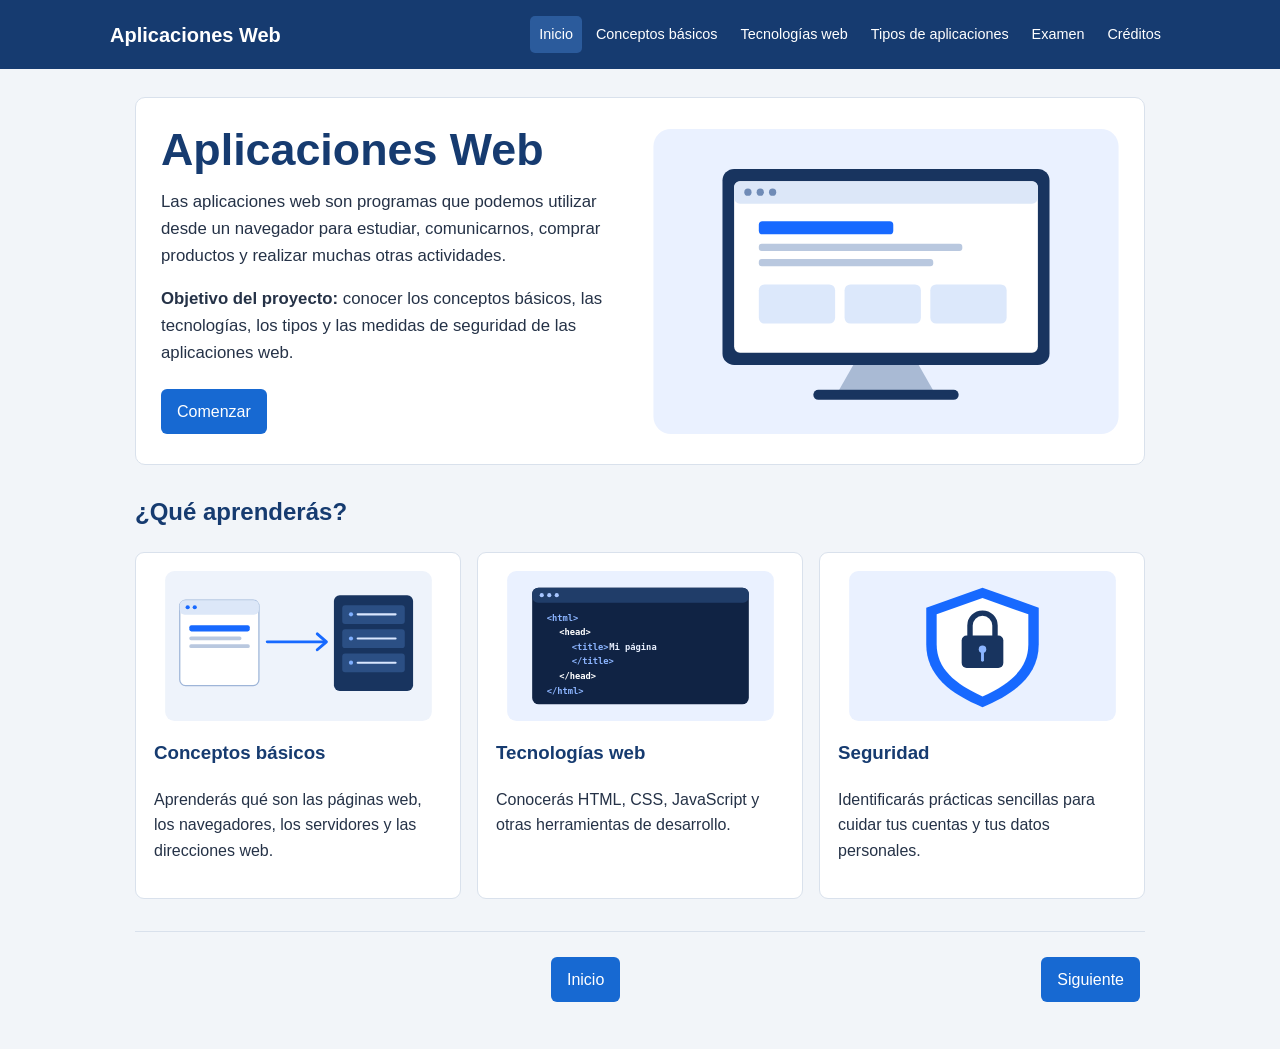
<file: index.html>
<!DOCTYPE html>
<html lang="es">
<head>
  <meta charset="UTF-8">
  <meta name="viewport" content="width=device-width, initial-scale=1.0">
  <meta name="description" content="Proyecto escolar sobre aplicaciones web.">
  <title>Inicio | Aplicaciones Web</title>
  <link rel="stylesheet" href="css/estilos.css">
  <script src="js/script.js" defer></script>
  
</head>
<body>
  <!-- Encabezado y menú de navegación -->
  <header><div class="barra">
    <a class="marca" href="index.html">Aplicaciones Web</a>
    <nav aria-label="Menú principal"><a href="index.html" aria-current="page">Inicio</a><a href="conceptos.html">Conceptos básicos</a><a href="tecnologias.html">Tecnologías web</a><a href="tipos.html">Tipos de aplicaciones</a><a href="examen.html">Examen</a><a href="creditos.html">Créditos</a></nav>
  </div></header>
  <main>
    <!-- Contenido principal de la página -->
    <section class="hero">
  <div>
    <h1>Aplicaciones Web</h1>
    <p>Las aplicaciones web son programas que podemos utilizar desde un navegador para estudiar, comunicarnos, comprar productos y realizar muchas otras actividades.</p>
    <p><strong>Objetivo del proyecto:</strong> conocer los conceptos básicos, las tecnologías, los tipos y las medidas de seguridad de las aplicaciones web.</p>
    <a class="boton" href="conceptos.html">Comenzar</a>
  </div>
  <img src="imagenes/computadora.svg" alt="Computadora mostrando una página web">
</section>
<h2>¿Qué aprenderás?</h2>
<div class="grid">
  <article class="tarjeta"><img src="imagenes/navegador-servidor.svg" alt="Navegador conectado a un servidor"><h3>Conceptos básicos</h3><p>Aprenderás qué son las páginas web, los navegadores, los servidores y las direcciones web.</p></article>
  <article class="tarjeta"><img src="imagenes/codigo.svg" alt="Ejemplo visual de código HTML"><h3>Tecnologías web</h3><p>Conocerás HTML, CSS, JavaScript y otras herramientas de desarrollo.</p></article>
  <article class="tarjeta"><img src="imagenes/seguridad.svg" alt="Escudo que representa la seguridad informática"><h3>Seguridad</h3><p>Identificarás prácticas sencillas para cuidar tus cuentas y tus datos personales.</p></article>
</div>

    <!-- Botones para recorrer el sitio -->
    <div class="paginacion">
      <div></div>
      <a class="boton" href="index.html">Inicio</a>
      <div><a class="boton" href="conceptos.html">Siguiente</a></div>
    </div>
  </main>

</body>
</html>
</file>
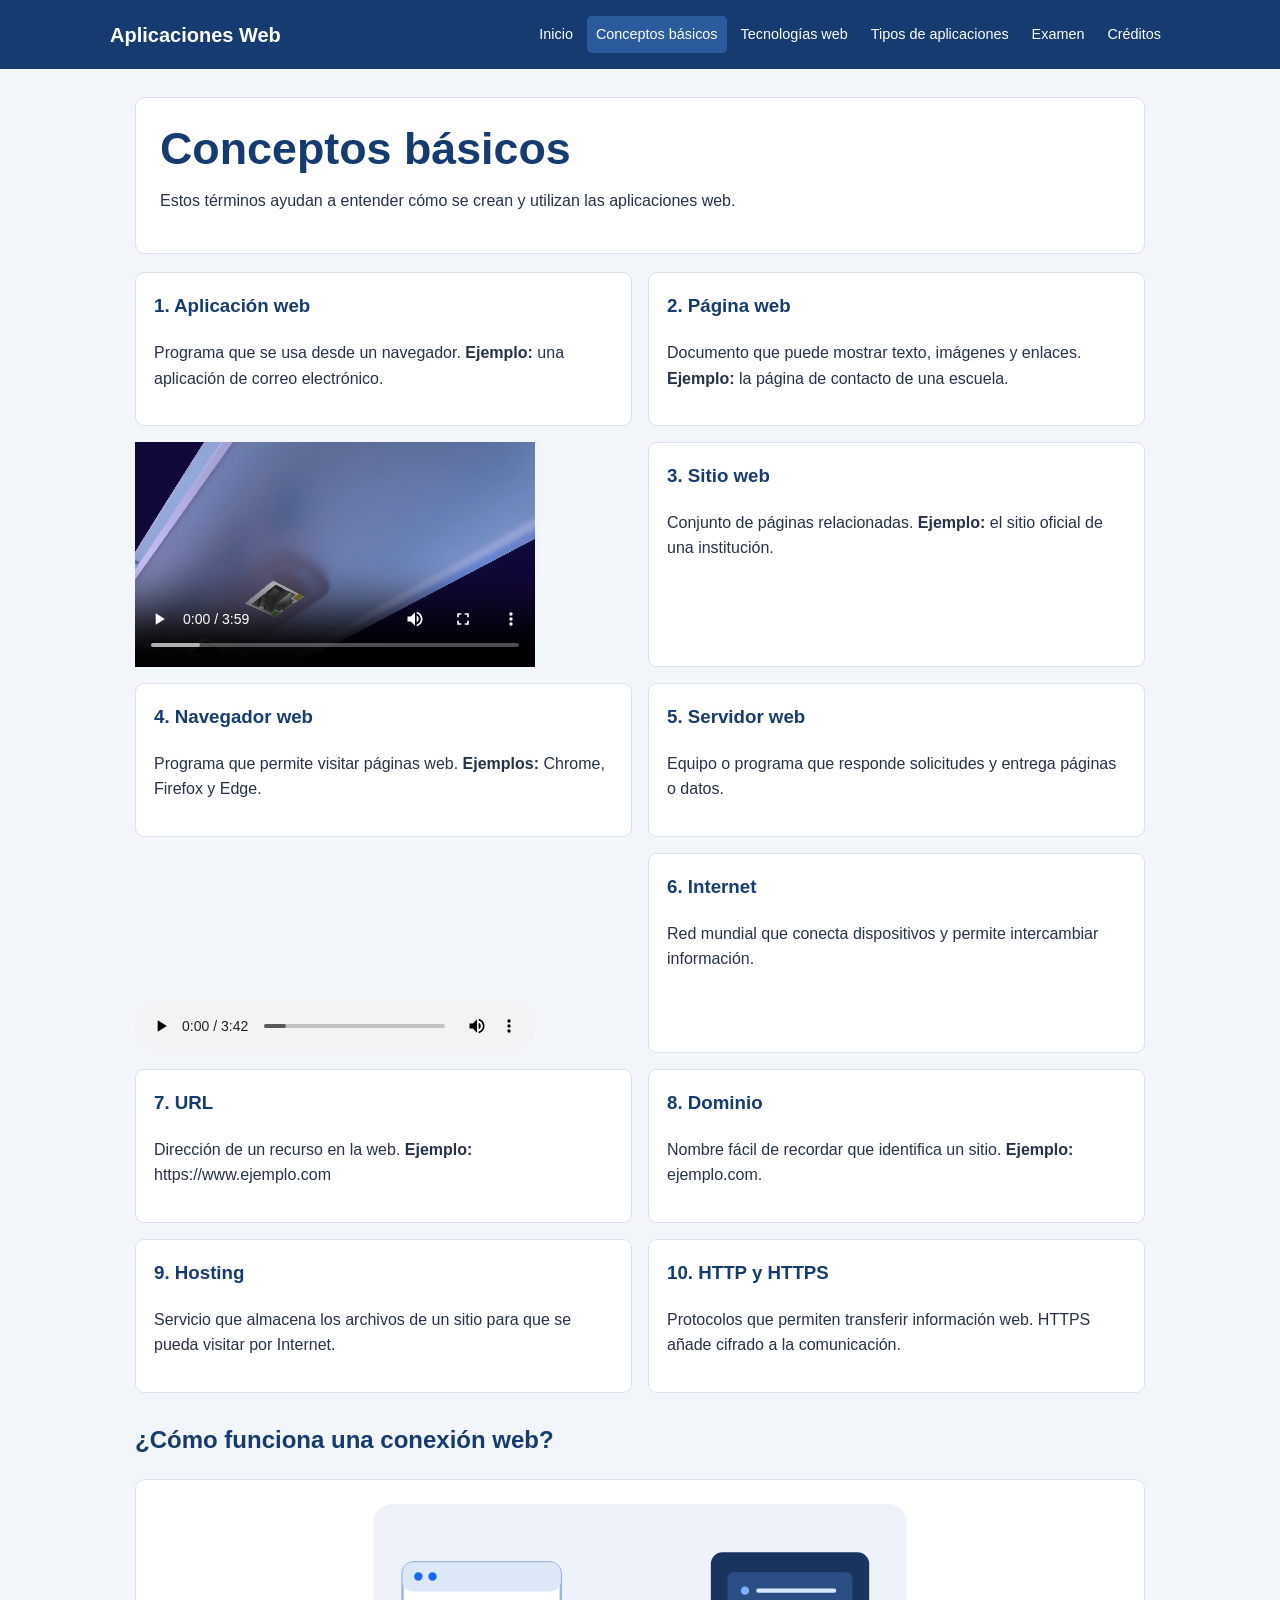
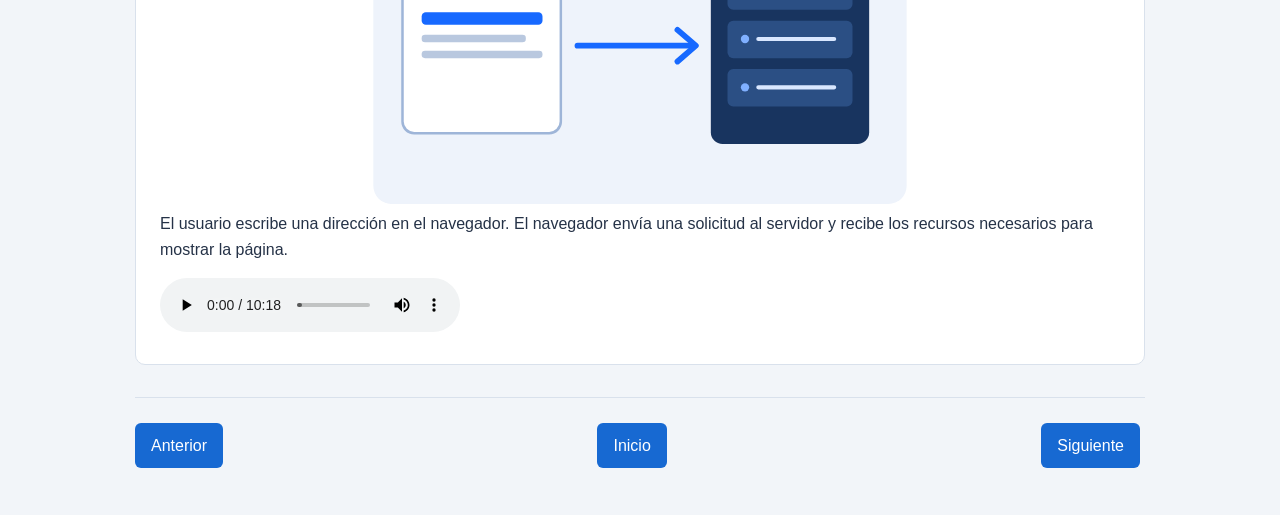
<file: conceptos.html>
<!DOCTYPE html>
<html lang="es">
<head>
  <meta charset="UTF-8">
  <meta name="viewport" content="width=device-width, initial-scale=1.0">
  <meta name="description" content="Proyecto escolar sobre aplicaciones web.">
  <title>Conceptos básicos | Aplicaciones Web</title>
  <link rel="stylesheet" href="css/estilos.css">
  <script src="js/script.js" defer></script>
  
</head>
<body>
  <!-- Encabezado y menú de navegación -->
  <header><div class="barra">
    <a class="marca" href="index.html">Aplicaciones Web</a>
    <nav aria-label="Menú principal"><a href="index.html">Inicio</a><a href="conceptos.html" aria-current="page">Conceptos básicos</a><a href="tecnologias.html">Tecnologías web</a><a href="tipos.html">Tipos de aplicaciones</a><a href="examen.html">Examen</a><a href="creditos.html">Créditos</a></nav>
  </div></header>
  <main>
    <!-- Contenido principal de la página -->
    <section class="intro"><h1>Conceptos básicos</h1><p>Estos términos ayudan a entender cómo se crean y utilizan las aplicaciones web.</p>

</section>
<div class="grid dos">
<article class="tarjeta"><h3>1. Aplicación web</h3><p>Programa que se usa desde un navegador. <strong>Ejemplo:</strong> una aplicación de correo electrónico.</p>
</article>
<article class="tarjeta"><h3>2. Página web</h3><p>Documento que puede mostrar texto, imágenes y enlaces. <strong>Ejemplo:</strong> la página de contacto de una escuela.</p></article>
     <video controls style="width: 100%; max-width: 400px;">
    <source src="videoo1.mp4" type="video/mp4">
</video>
<article class="tarjeta"><h3>3. Sitio web</h3><p>Conjunto de páginas relacionadas. <strong>Ejemplo:</strong> el sitio oficial de una institución.</p></article>
<article class="tarjeta"><h3>4. Navegador web</h3><p>Programa que permite visitar páginas web. <strong>Ejemplos:</strong> Chrome, Firefox y Edge.</p></article>
<article class="tarjeta"><h3>5. Servidor web</h3><p>Equipo o programa que responde solicitudes y entrega páginas o datos.</p></article>
  <video controls style="width: 100%; max-width: 400px;">
    <source src="videoo2.mp4" type="video/mp4">
</video>
<article class="tarjeta"><h3>6. Internet</h3><p>Red mundial que conecta dispositivos y permite intercambiar información.</p></article>
<article class="tarjeta"><h3>7. URL</h3><p>Dirección de un recurso en la web. <strong>Ejemplo:</strong> https://www.ejemplo.com</p></article>
<article class="tarjeta"><h3>8. Dominio</h3><p>Nombre fácil de recordar que identifica un sitio. <strong>Ejemplo:</strong> ejemplo.com.</p></article>
<article class="tarjeta"><h3>9. Hosting</h3><p>Servicio que almacena los archivos de un sitio para que se pueda visitar por Internet.</p></article>
<article class="tarjeta"><h3>10. HTTP y HTTPS</h3><p>Protocolos que permiten transferir información web. HTTPS añade cifrado a la comunicación.</p>
 
</article>
</div>
<h2>¿Cómo funciona una conexión web?</h2>

<div class="panel"><img src="imagenes/navegador-servidor.svg" alt="Esquema de un navegador que solicita información a un servidor" style="display:block;width:100%;max-height:300px;object-fit:contain"><p>El usuario escribe una dirección en el navegador. El navegador envía una solicitud al servidor y recibe los recursos necesarios para mostrar la página.</p>
<audio controls>
    <source src="audio1.webm" type="audio/webm">
    Tu navegador no admite la reproducción de audio.
</audio>
</div>
    <!-- Botones para recorrer el sitio -->
    <div class="paginacion">
      <div><a class="boton" href="index.html">Anterior</a></div>
      <a class="boton" href="index.html">Inicio</a>
      <div><a class="boton" href="tecnologias.html">Siguiente</a></div>
    </div>
  </main>
 
</body>
</html>
</file>
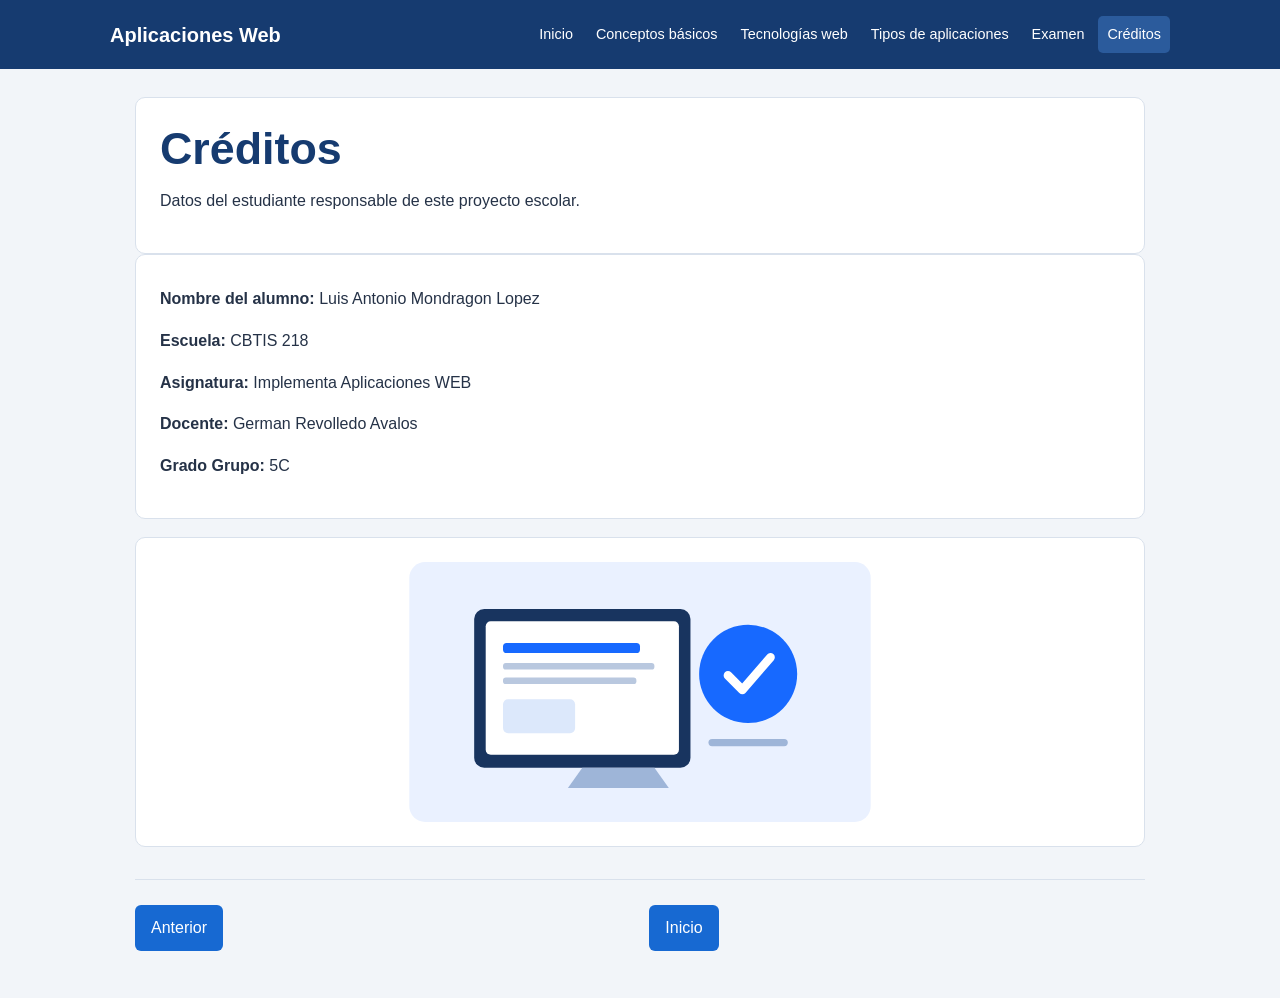
<file: creditos.html>
<!DOCTYPE html>
<html lang="es">
<head>
  <meta charset="UTF-8">
  <meta name="viewport" content="width=device-width, initial-scale=1.0">
  <meta name="description" content="Proyecto escolar sobre aplicaciones web.">
  <title>Créditos | Aplicaciones Web</title>
  <link rel="stylesheet" href="css/estilos.css">
  <script src="js/script.js" defer></script>
  
</head>
<body>
  <!-- Encabezado y menú de navegación -->
  <header><div class="barra">
    <a class="marca" href="index.html">Aplicaciones Web</a>
    <nav aria-label="Menú principal"><a href="index.html">Inicio</a><a href="conceptos.html">Conceptos básicos</a><a href="tecnologias.html">Tecnologías web</a><a href="tipos.html">Tipos de aplicaciones</a><a href="examen.html">Examen</a><a href="creditos.html" aria-current="page">Créditos</a></nav>
  </div></header>
  <main>
    <!-- Contenido principal de la página -->
    <section class="intro"><h1>Créditos</h1><p>Datos del estudiante responsable de este proyecto escolar.</p></section>
<div class="panel">
<p><strong>Nombre del alumno:</strong> Luis Antonio Mondragon Lopez</p>
<p><strong>Escuela:</strong> CBTIS 218</p>
<p><strong>Asignatura:</strong> Implementa Aplicaciones WEB</p>
<p><strong>Docente:</strong> German Revolledo Avalos</p>
<p><strong>Grado Grupo:</strong> 5C</p>
</div>
<div class="panel" style="margin-top:18px"><img src="imagenes/aprendizaje.svg" alt="Ilustración de una computadora y un símbolo de aprendizaje" style="display:block;width:100%;max-height:260px;object-fit:contain"></div>
    <!-- Botones para recorrer el sitio -->
    <div class="paginacion">
      <div><a class="boton" href="examen.html">Anterior</a></div>
      <a class="boton" href="index.html">Inicio</a>
      <div></div>
    </div>
  </main>
</body>
</html>
</file>
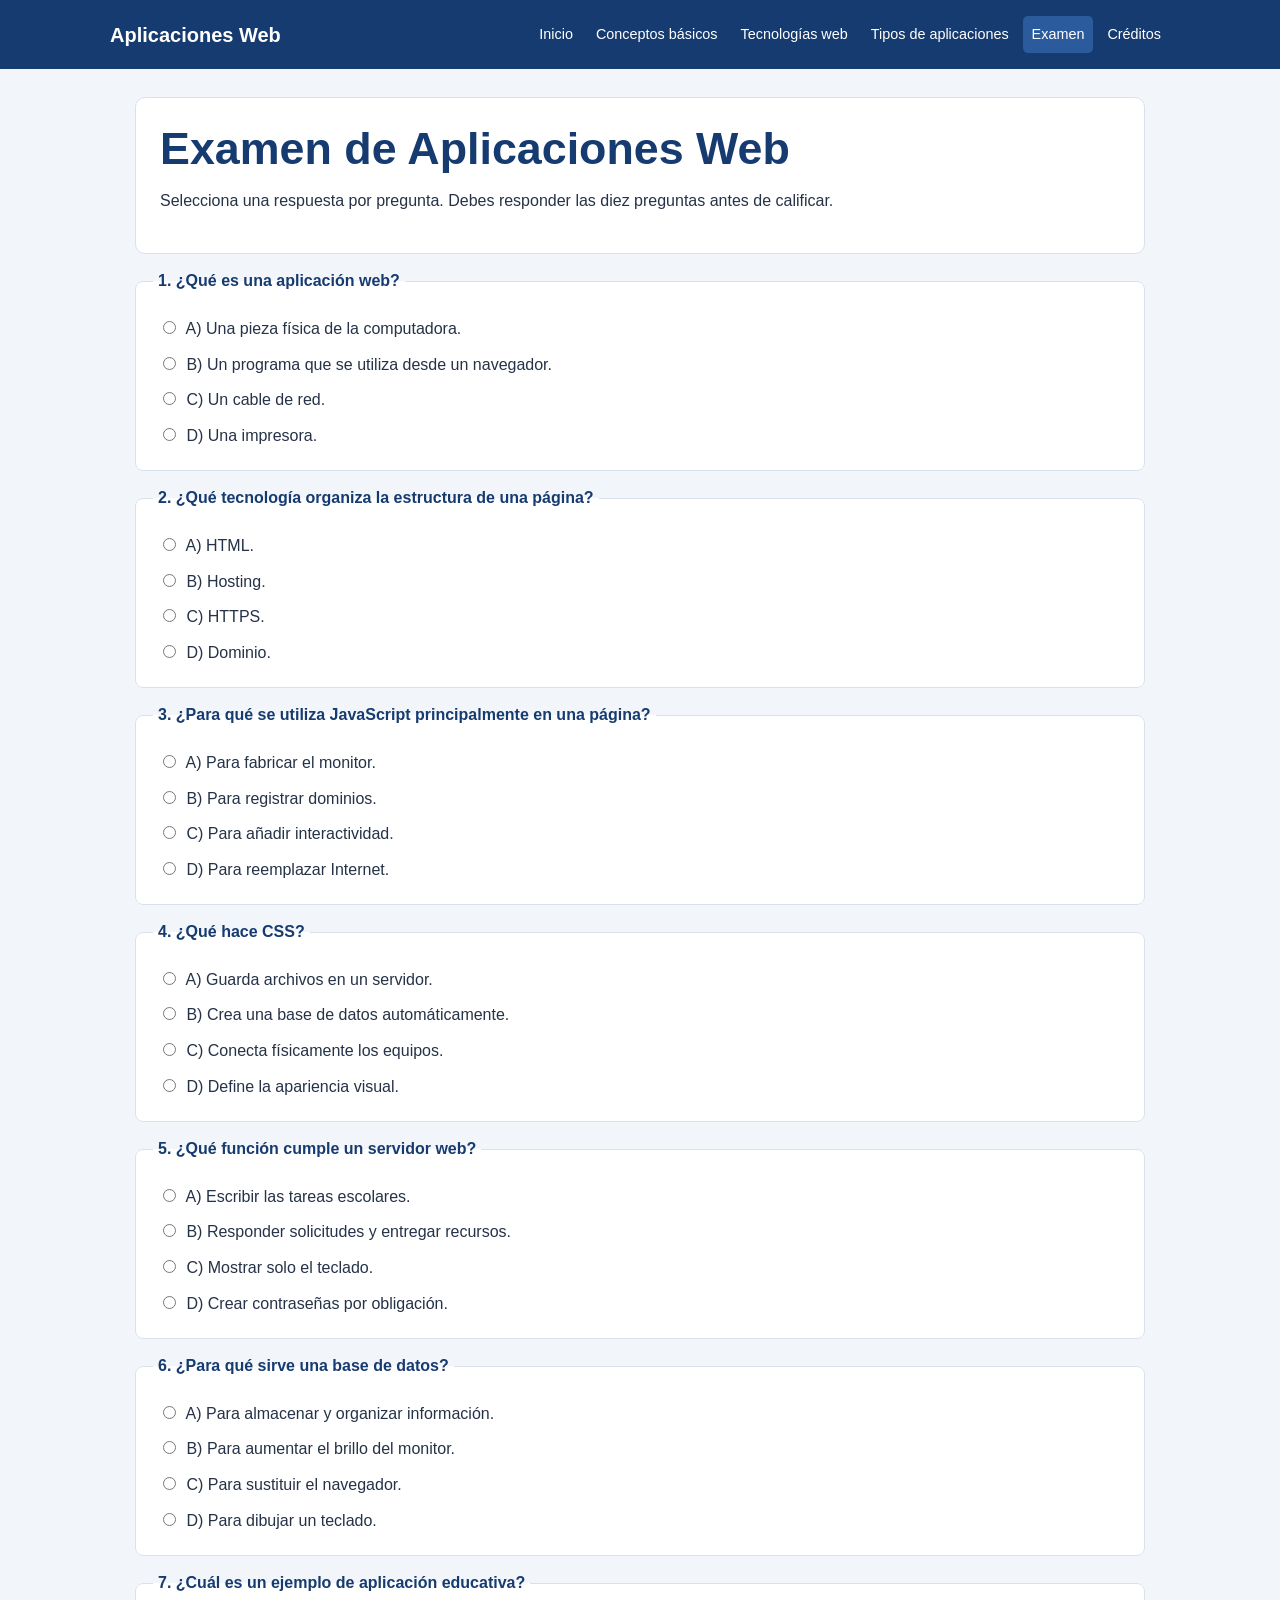
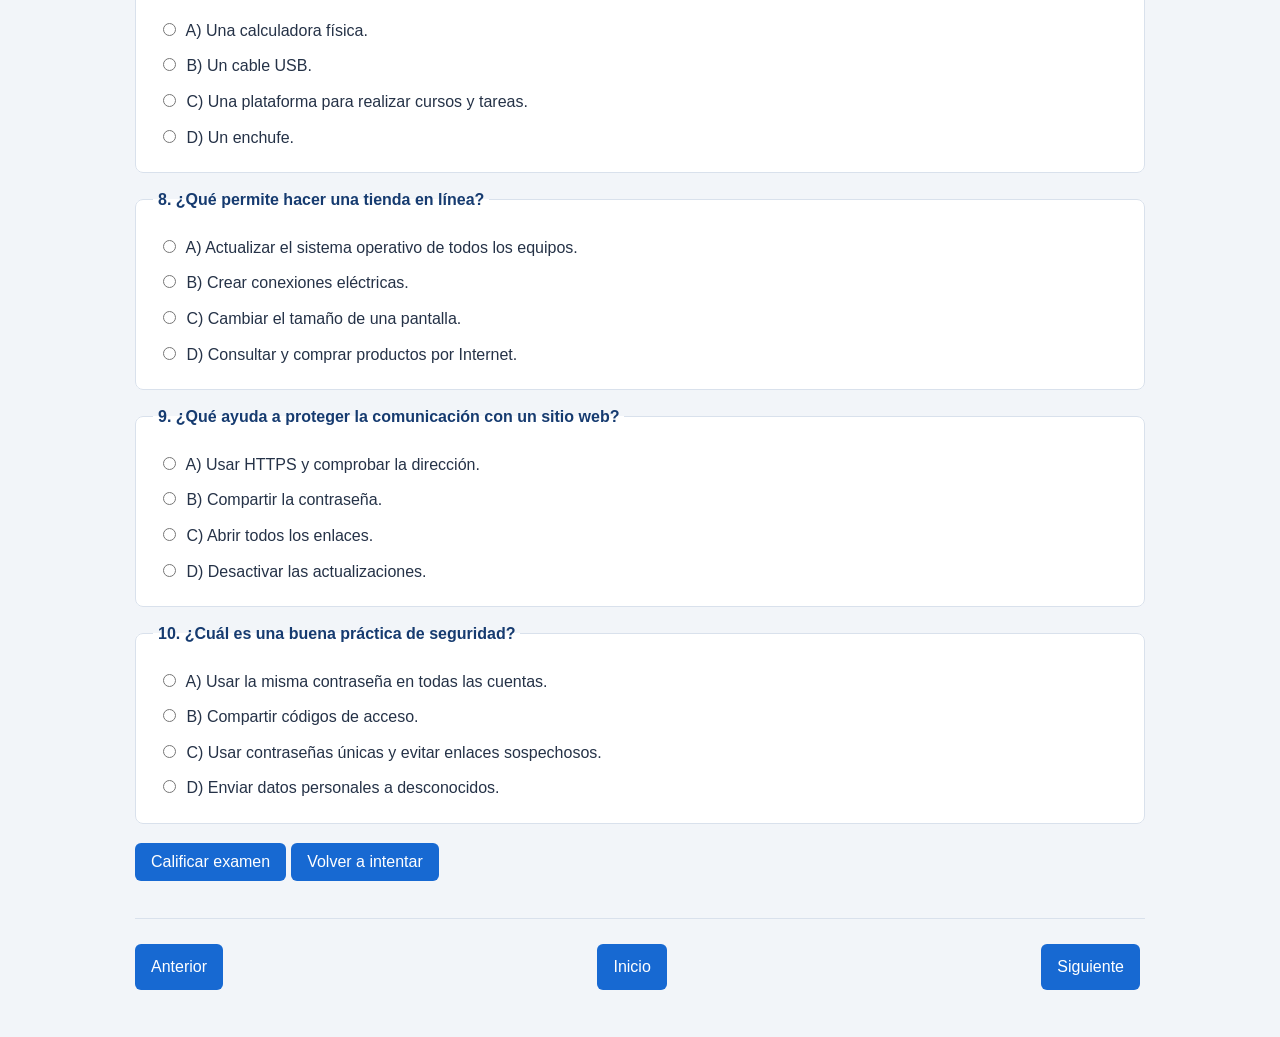
<file: examen.html>
<!DOCTYPE html>
<html lang="es">
<head>
  <meta charset="UTF-8">
  <meta name="viewport" content="width=device-width, initial-scale=1.0">
  <meta name="description" content="Proyecto escolar sobre aplicaciones web.">
  <title>Examen | Aplicaciones Web</title>
  <link rel="stylesheet" href="css/estilos.css">
  <script src="js/script.js" defer></script>
  <script src="js/examen.js" defer></script>
</head>
<body>
  <!-- Encabezado y menú de navegación -->
  <header><div class="barra">
    <a class="marca" href="index.html">Aplicaciones Web</a>
    <nav aria-label="Menú principal"><a href="index.html">Inicio</a><a href="conceptos.html">Conceptos básicos</a><a href="tecnologias.html">Tecnologías web</a><a href="tipos.html">Tipos de aplicaciones</a><a href="examen.html" aria-current="page">Examen</a><a href="creditos.html">Créditos</a></nav>
  </div></header>
  <main>
    <!-- Contenido principal de la página -->
    <section class="intro"><h1>Examen de Aplicaciones Web</h1><p>Selecciona una respuesta por pregunta. Debes responder las diez preguntas antes de calificar.</p></section>
<form id="examen">
<fieldset class="quiz" data-pregunta="p1"><legend>1. ¿Qué es una aplicación web?</legend><label><input type="radio" name="p1" value="A"> A) Una pieza física de la computadora.</label><label><input type="radio" name="p1" value="B"> B) Un programa que se utiliza desde un navegador.</label><label><input type="radio" name="p1" value="C"> C) Un cable de red.</label><label><input type="radio" name="p1" value="D"> D) Una impresora.</label></fieldset>
<fieldset class="quiz" data-pregunta="p2"><legend>2. ¿Qué tecnología organiza la estructura de una página?</legend><label><input type="radio" name="p2" value="A"> A) HTML.</label><label><input type="radio" name="p2" value="B"> B) Hosting.</label><label><input type="radio" name="p2" value="C"> C) HTTPS.</label><label><input type="radio" name="p2" value="D"> D) Dominio.</label></fieldset>
<fieldset class="quiz" data-pregunta="p3"><legend>3. ¿Para qué se utiliza JavaScript principalmente en una página?</legend><label><input type="radio" name="p3" value="A"> A) Para fabricar el monitor.</label><label><input type="radio" name="p3" value="B"> B) Para registrar dominios.</label><label><input type="radio" name="p3" value="C"> C) Para añadir interactividad.</label><label><input type="radio" name="p3" value="D"> D) Para reemplazar Internet.</label></fieldset>
<fieldset class="quiz" data-pregunta="p4"><legend>4. ¿Qué hace CSS?</legend><label><input type="radio" name="p4" value="A"> A) Guarda archivos en un servidor.</label><label><input type="radio" name="p4" value="B"> B) Crea una base de datos automáticamente.</label><label><input type="radio" name="p4" value="C"> C) Conecta físicamente los equipos.</label><label><input type="radio" name="p4" value="D"> D) Define la apariencia visual.</label></fieldset>
<fieldset class="quiz" data-pregunta="p5"><legend>5. ¿Qué función cumple un servidor web?</legend><label><input type="radio" name="p5" value="A"> A) Escribir las tareas escolares.</label><label><input type="radio" name="p5" value="B"> B) Responder solicitudes y entregar recursos.</label><label><input type="radio" name="p5" value="C"> C) Mostrar solo el teclado.</label><label><input type="radio" name="p5" value="D"> D) Crear contraseñas por obligación.</label></fieldset>
<fieldset class="quiz" data-pregunta="p6"><legend>6. ¿Para qué sirve una base de datos?</legend><label><input type="radio" name="p6" value="A"> A) Para almacenar y organizar información.</label><label><input type="radio" name="p6" value="B"> B) Para aumentar el brillo del monitor.</label><label><input type="radio" name="p6" value="C"> C) Para sustituir el navegador.</label><label><input type="radio" name="p6" value="D"> D) Para dibujar un teclado.</label></fieldset>
<fieldset class="quiz" data-pregunta="p7"><legend>7. ¿Cuál es un ejemplo de aplicación educativa?</legend><label><input type="radio" name="p7" value="A"> A) Una calculadora física.</label><label><input type="radio" name="p7" value="B"> B) Un cable USB.</label><label><input type="radio" name="p7" value="C"> C) Una plataforma para realizar cursos y tareas.</label><label><input type="radio" name="p7" value="D"> D) Un enchufe.</label></fieldset>
<fieldset class="quiz" data-pregunta="p8"><legend>8. ¿Qué permite hacer una tienda en línea?</legend><label><input type="radio" name="p8" value="A"> A) Actualizar el sistema operativo de todos los equipos.</label><label><input type="radio" name="p8" value="B"> B) Crear conexiones eléctricas.</label><label><input type="radio" name="p8" value="C"> C) Cambiar el tamaño de una pantalla.</label><label><input type="radio" name="p8" value="D"> D) Consultar y comprar productos por Internet.</label></fieldset>
<fieldset class="quiz" data-pregunta="p9"><legend>9. ¿Qué ayuda a proteger la comunicación con un sitio web?</legend><label><input type="radio" name="p9" value="A"> A) Usar HTTPS y comprobar la dirección.</label><label><input type="radio" name="p9" value="B"> B) Compartir la contraseña.</label><label><input type="radio" name="p9" value="C"> C) Abrir todos los enlaces.</label><label><input type="radio" name="p9" value="D"> D) Desactivar las actualizaciones.</label></fieldset>
<fieldset class="quiz" data-pregunta="p10"><legend>10. ¿Cuál es una buena práctica de seguridad?</legend><label><input type="radio" name="p10" value="A"> A) Usar la misma contraseña en todas las cuentas.</label><label><input type="radio" name="p10" value="B"> B) Compartir códigos de acceso.</label><label><input type="radio" name="p10" value="C"> C) Usar contraseñas únicas y evitar enlaces sospechosos.</label><label><input type="radio" name="p10" value="D"> D) Enviar datos personales a desconocidos.</label></fieldset>
<button type="submit">Calificar examen</button><button type="button" id="reiniciar">Volver a intentar</button>
</form>
<section id="resultado" aria-live="polite"><h2>Resultado</h2><ol id="detalle"></ol></section>
    <!-- Botones para recorrer el sitio -->
    <div class="paginacion">
      <div><a class="boton" href="tipos.html">Anterior</a></div>
      <a class="boton" href="index.html">Inicio</a>
      <div><a class="boton" href="creditos.html">Siguiente</a></div>
    </div>
  </main>
  
</body>
</html>
</file>
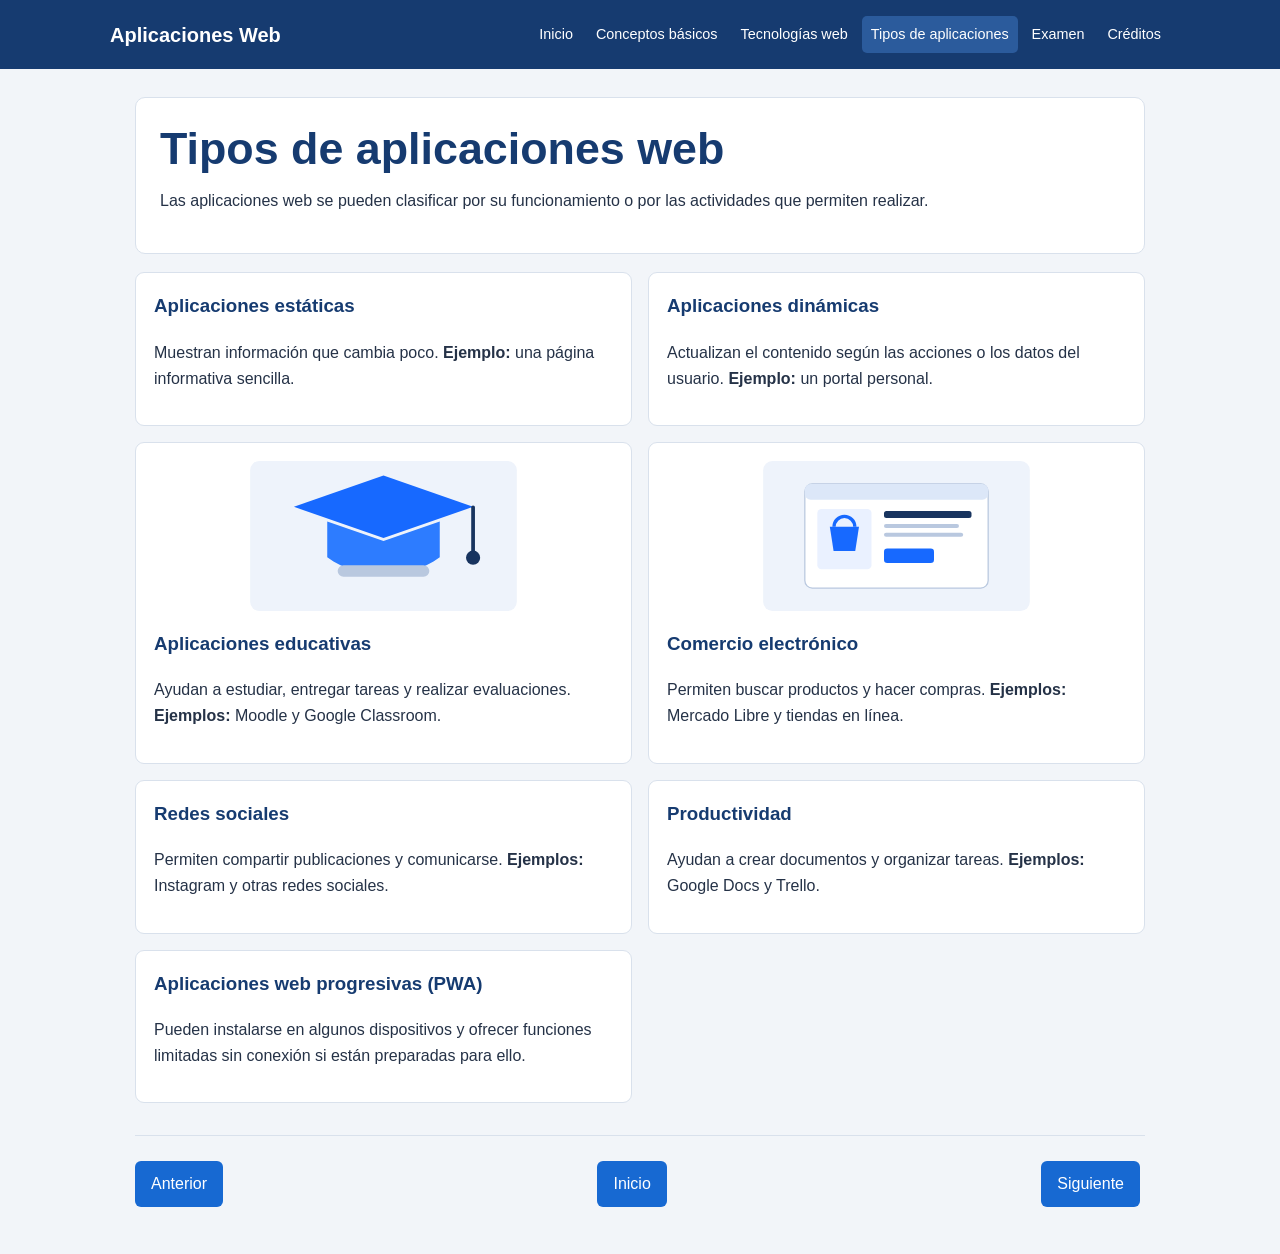
<file: tipos.html>
<!DOCTYPE html>
<html lang="es">
<head>
  <meta charset="UTF-8">
  <meta name="viewport" content="width=device-width, initial-scale=1.0">
  <meta name="description" content="Proyecto escolar sobre aplicaciones web.">
  <title>Tipos de aplicaciones | Aplicaciones Web</title>
  <link rel="stylesheet" href="css/estilos.css">
  <script src="js/script.js" defer></script>
  
</head>
<body>
  <!-- Encabezado y menú de navegación -->
  <header><div class="barra">
    <a class="marca" href="index.html">Aplicaciones Web</a>
    <nav aria-label="Menú principal"><a href="index.html">Inicio</a><a href="conceptos.html">Conceptos básicos</a><a href="tecnologias.html">Tecnologías web</a><a href="tipos.html" aria-current="page">Tipos de aplicaciones</a><a href="examen.html">Examen</a><a href="creditos.html">Créditos</a></nav>
  </div></header>
  <main>
    <!-- Contenido principal de la página -->
    <section class="intro"><h1>Tipos de aplicaciones web</h1><p>Las aplicaciones web se pueden clasificar por su funcionamiento o por las actividades que permiten realizar.</p></section>
<div class="grid dos">
<article class="tarjeta"><h3>Aplicaciones estáticas</h3><p>Muestran información que cambia poco. <strong>Ejemplo:</strong> una página informativa sencilla.</p></article>
<article class="tarjeta"><h3>Aplicaciones dinámicas</h3><p>Actualizan el contenido según las acciones o los datos del usuario. <strong>Ejemplo:</strong> un portal personal.</p></article>
<article class="tarjeta"><img src="imagenes/educacion.svg" alt="Ilustración de un birrete académico"><h3>Aplicaciones educativas</h3><p>Ayudan a estudiar, entregar tareas y realizar evaluaciones. <strong>Ejemplos:</strong> Moodle y Google Classroom.</p></article>
<article class="tarjeta"><img src="imagenes/comercio.svg" alt="Ilustración de una tienda en línea"><h3>Comercio electrónico</h3><p>Permiten buscar productos y hacer compras. <strong>Ejemplos:</strong> Mercado Libre y tiendas en línea.</p></article>
<article class="tarjeta"><h3>Redes sociales</h3><p>Permiten compartir publicaciones y comunicarse. <strong>Ejemplos:</strong> Instagram y otras redes sociales.</p></article>
<article class="tarjeta"><h3>Productividad</h3><p>Ayudan a crear documentos y organizar tareas. <strong>Ejemplos:</strong> Google Docs y Trello.</p></article>
<article class="tarjeta"><h3>Aplicaciones web progresivas (PWA)</h3><p>Pueden instalarse en algunos dispositivos y ofrecer funciones limitadas sin conexión si están preparadas para ello.</p></article>
</div>
    <!-- Botones para recorrer el sitio -->
    <div class="paginacion">
      <div><a class="boton" href="tecnologias.html">Anterior</a></div>
      <a class="boton" href="index.html">Inicio</a>
      <div><a class="boton" href="examen.html">Siguiente</a></div>
    </div>
  </main>

</body>
</html>
</file>
<file: css/estilos.css>
/* Diseño sencillo para el proyecto escolar */
* { box-sizing: border-box; }
body { margin: 0; font-family: Arial, Helvetica, sans-serif; background: #f2f5f9; color: #253247; line-height: 1.6; }
header { background: #163b70; color: white; }
.barra { max-width: 1100px; margin: auto; padding: 16px 20px; display: flex; justify-content: space-between; align-items: center; flex-wrap: wrap; gap: 12px; }
.marca { color: white; font-weight: bold; font-size: 1.25rem; text-decoration: none; }
nav { display: flex; gap: 5px; flex-wrap: wrap; }
nav a { color: white; text-decoration: none; padding: 7px 9px; border-radius: 5px; font-size: .9rem; }
nav a:hover, nav a[aria-current="page"] { background: #2b5b9c; }
main { max-width: 1050px; margin: auto; padding: 28px 20px 42px; min-height: 65vh; }
h1 { color: #163b70; margin: 0 0 12px; font-size: clamp(2rem, 4vw, 2.8rem); line-height: 1.2; }
h2 { color: #163b70; margin-top: 28px; }
h3 { color: #163b70; margin-top: 0; }
p { margin-top: 7px; }
.intro, .panel { background: white; border: 1px solid #d9e1ec; border-radius: 10px; padding: 24px; }
.hero { display: grid; grid-template-columns: 1fr 1fr; align-items: center; gap: 26px; background: white; border: 1px solid #d9e1ec; border-radius: 10px; padding: 25px; }
.hero img { width: 100%; max-height: 310px; object-fit: contain; }
.hero p { font-size: 1.05rem; }
.boton, button { display: inline-block; background: #1769d2; color: white; text-decoration: none; border: 0; padding: 10px 16px; border-radius: 6px; cursor: pointer; font-size: 1rem; margin: 5px 5px 5px 0; }
.boton:hover, button:hover { background: #0e4f9f; }
.grid { display: grid; grid-template-columns: repeat(3, minmax(0, 1fr)); gap: 16px; margin: 18px 0; }
.grid.dos { grid-template-columns: repeat(2, minmax(0, 1fr)); }
.tarjeta { background: white; border: 1px solid #d9e1ec; border-radius: 9px; padding: 18px; }
.tarjeta img { width: 100%; max-height: 150px; object-fit: contain; margin-bottom: 10px; }
.concepto { margin-bottom: 0; color: #52627a; }
.nota { background: #e7effb; border-left: 4px solid #1769d2; padding: 14px 17px; margin: 20px 0; border-radius: 0 6px 6px 0; }
pre { background: #142945; color: #f0f5ff; border-radius: 7px; padding: 16px; overflow-x: auto; }
code { font-family: Consolas, "Courier New", monospace; }
.quiz { background: white; border: 1px solid #d9e1ec; border-radius: 8px; padding: 17px; margin: 14px 0; }
.quiz legend { color: #163b70; font-weight: bold; padding: 0 5px; }
.quiz label { display: block; padding: 5px; cursor: pointer; }
.quiz input { accent-color: #1769d2; margin-right: 6px; }
.correcta { border-color: #2e8540 !important; background: #effaf0 !important; }
.incorrecta { border-color: #b93838 !important; background: #fff1f1 !important; }
#resultado { display: none; background: white; border: 1px solid #d9e1ec; border-radius: 9px; padding: 20px; margin-top: 20px; }
.paginacion { display: flex; justify-content: space-between; align-items: center; flex-wrap: wrap; gap: 8px; border-top: 1px solid #d9e1ec; padding-top: 20px; margin-top: 32px; }
footer { background: #163b70; color: white; text-align: center; padding: 18px; }
footer p { margin: 3px; }
@media (max-width: 760px) { .hero { grid-template-columns: 1fr; } .grid, .grid.dos { grid-template-columns: repeat(2, minmax(0, 1fr)); } .barra { align-items: flex-start; } }
@media (max-width: 520px) { .grid, .grid.dos { grid-template-columns: 1fr; } main { padding: 20px 13px 32px; } nav a { font-size: .83rem; padding: 6px; } }
</file>
